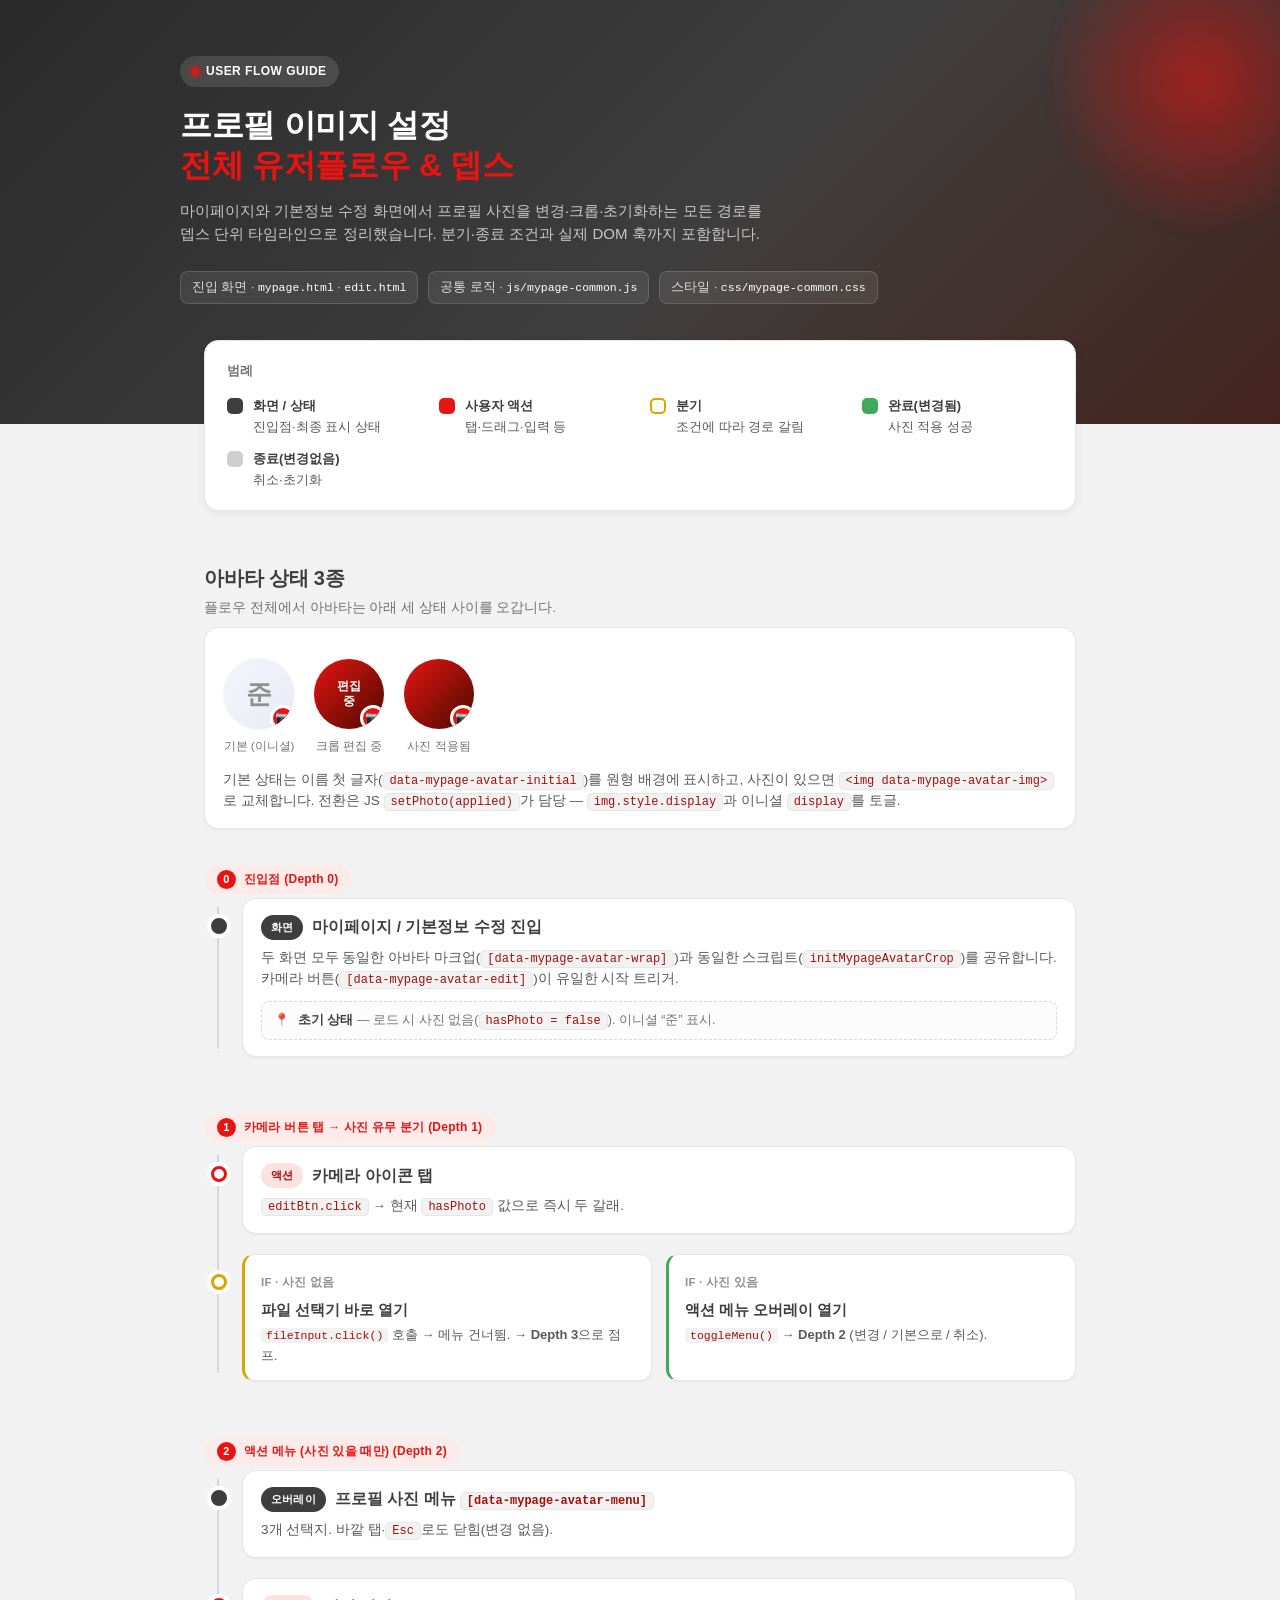
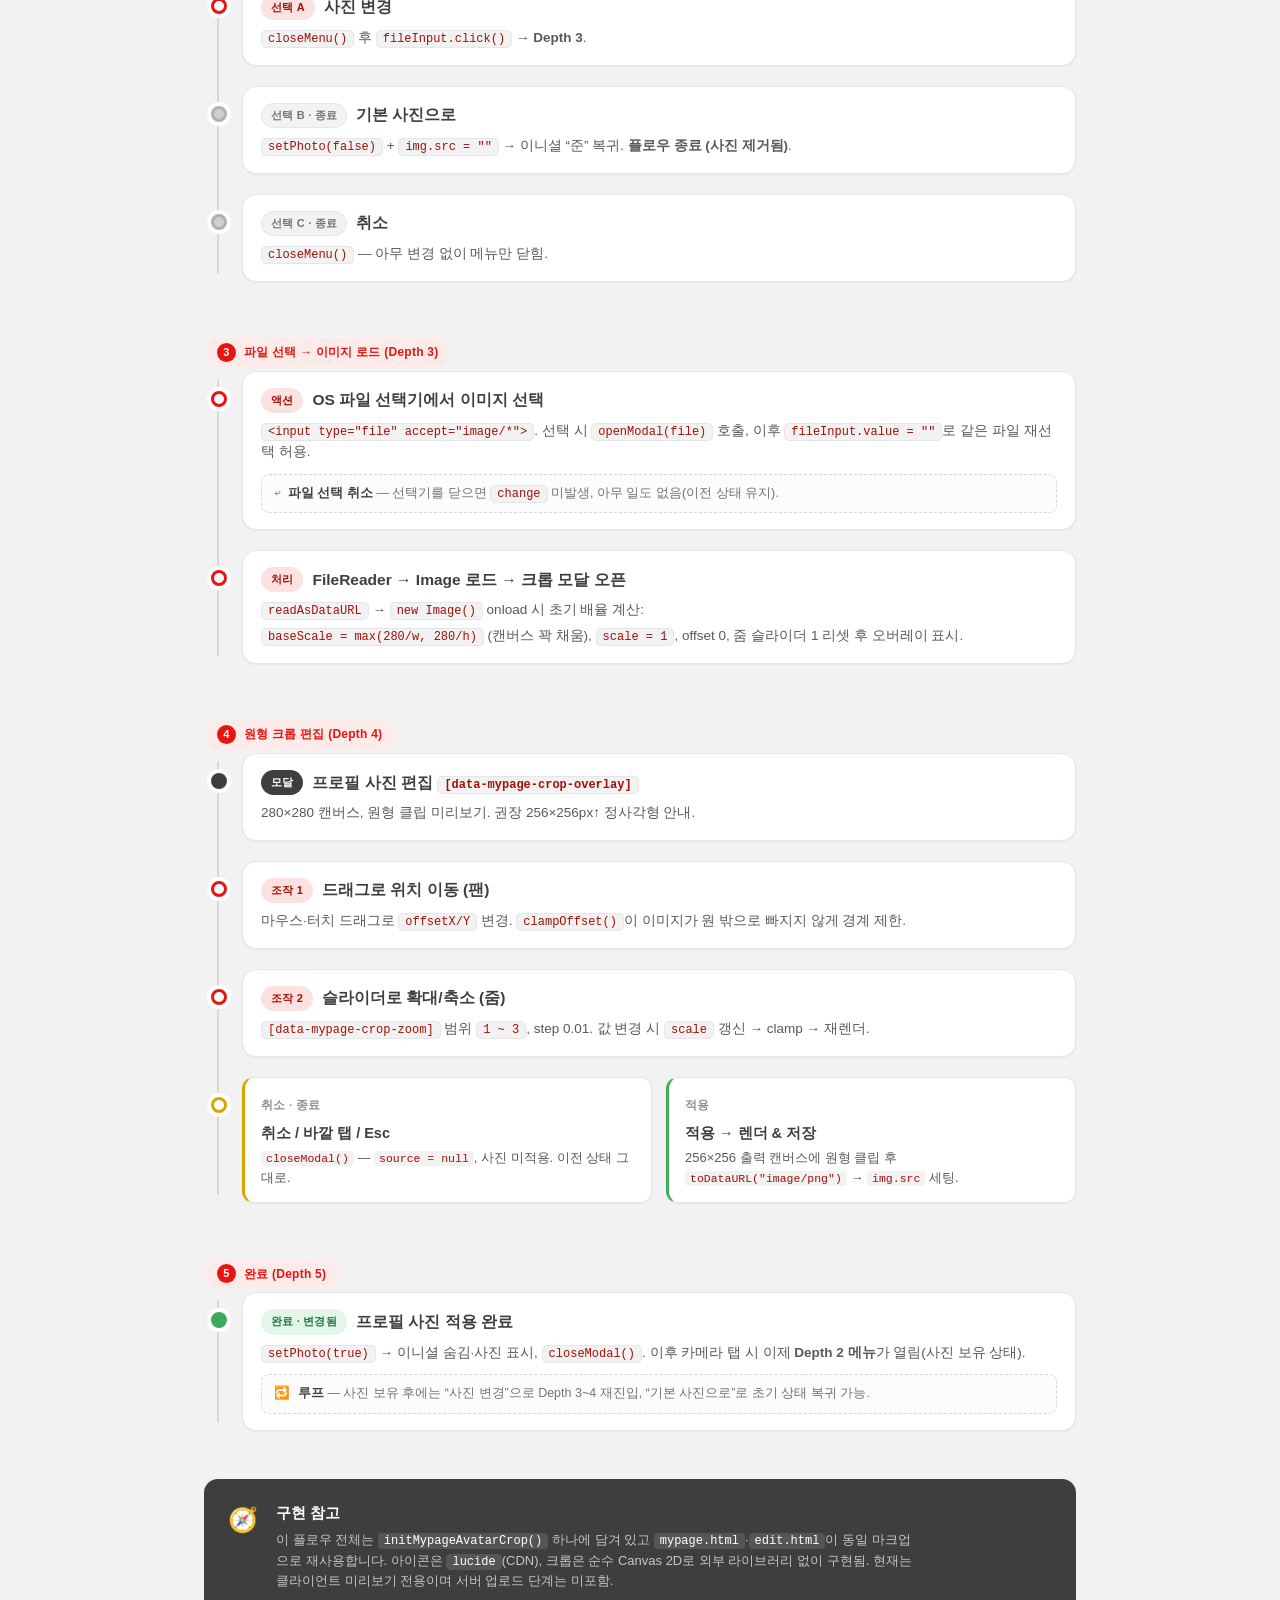
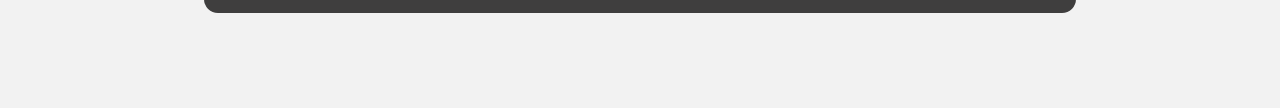
<file: 프로필이미지-플로우-가이드.html>
<!doctype html>
<html lang="ko">
<head>
<meta charset="UTF-8">
<meta name="viewport" content="width=device-width, initial-scale=1">
<title>프로필 이미지 설정 · 유저플로우 가이드 | 상인월드</title>
<style>
  :root{
    --red:#E81411; --red-strong:#A31009; --red-press:#490B00;
    --red-tint:#FDEBEA; --red-tint2:#FBE1E0;
    --g25:#FCFCFC; --g50:#F2F2F2; --g100:#E6E6E6; --g200:#D8D8D8; --g300:#CFCFCF;
    --g400:#B0B0B0; --g500:#8F8F8F; --g600:#737373; --g700:#595959; --g900:#3F3E3E;
    --green:#3DAA5C; --green-tint:#E4F5EA; --amber:#D9A600; --amber-tint:#FCF3D9;
    --purple:#A9A4FA; --purple-tint:#EDECFE;
    --font:"Pretendard","Pretendard Variable",-apple-system,BlinkMacSystemFont,"Segoe UI",Roboto,"Noto Sans KR",sans-serif;
    --r8:8px; --r12:12px; --r16:14px; --r20:20px;
    --ev:0 1px 2px rgba(22,23,28,.05); --ev2:0 2px 8px rgba(0,0,0,.06); --ev3:0 8px 28px rgba(0,0,0,.10);
  }
  *{box-sizing:border-box; margin:0; padding:0;}
  html{-webkit-text-size-adjust:100%;}
  body{
    font-family:var(--font); color:var(--g900); background:var(--g50);
    line-height:1.55; -webkit-font-smoothing:antialiased; letter-spacing:0;
    padding:0 0 96px;
  }

  /* ---------- header ---------- */
  .hero{
    background:linear-gradient(135deg,#2b2a2a 0%,#3F3E3E 55%,#490B00 140%);
    color:#fff; padding:56px 24px 120px; position:relative; overflow:hidden;
  }
  .hero::after{
    content:""; position:absolute; right:-80px; top:-80px; width:320px; height:320px;
    background:radial-gradient(circle,rgba(232,20,17,.55),transparent 68%); filter:blur(6px);
  }
  .hero__wrap{max-width:920px; margin:0 auto; position:relative; z-index:1;}
  .hero__eyebrow{
    display:inline-flex; align-items:center; gap:7px; font-size:12px; font-weight:600;
    letter-spacing:.04em; text-transform:uppercase; color:#fff;
    background:rgba(255,255,255,.12); padding:6px 12px; border-radius:9999px; margin-bottom:18px;
  }
  .hero__eyebrow .dot{width:7px; height:7px; border-radius:50%; background:var(--red); box-shadow:0 0 0 4px rgba(232,20,17,.28);}
  .hero h1{font-size:32px; font-weight:700; line-height:1.25; letter-spacing:-.01em;}
  .hero h1 b{color:var(--red); font-weight:700;}
  .hero p{margin-top:14px; font-size:15px; color:rgba(255,255,255,.72); max-width:600px;}
  .hero__meta{display:flex; flex-wrap:wrap; gap:10px; margin-top:26px;}
  .hero__meta span{
    font-size:12.5px; color:rgba(255,255,255,.82); background:rgba(255,255,255,.08);
    border:1px solid rgba(255,255,255,.14); padding:6px 11px; border-radius:var(--r8);
  }
  .hero__meta code{font-family:ui-monospace,SFMono-Regular,Menlo,monospace; font-size:11.5px; color:#fff;}

  /* ---------- shell ---------- */
  .shell{max-width:920px; margin:-84px auto 0; padding:0 24px; position:relative; z-index:2;}

  /* ---------- legend ---------- */
  .legend{
    background:#fff; border:1px solid var(--g100); border-radius:var(--r16); box-shadow:var(--ev2);
    padding:20px 22px; margin-bottom:36px;
  }
  .legend h2{font-size:13px; font-weight:700; color:var(--g600); letter-spacing:.02em; margin-bottom:14px; text-transform:uppercase;}
  .legend__grid{display:grid; grid-template-columns:repeat(auto-fit,minmax(180px,1fr)); gap:12px 20px;}
  .legend__item{display:flex; gap:10px; align-items:flex-start; font-size:13px; color:var(--g700);}
  .legend__item b{display:block; color:var(--g900); font-weight:600; margin-bottom:1px;}
  .swatch{width:16px; height:16px; border-radius:5px; flex:0 0 auto; margin-top:2px;}
  .sw-action{background:var(--red);}
  .sw-branch{background:#fff; border:2px solid var(--amber);}
  .sw-end{background:var(--green);}
  .sw-endn{background:var(--g300);}
  .sw-screen{background:var(--g900);}

  /* ---------- depth ribbon ---------- */
  .depth-tag{
    display:inline-flex; align-items:center; gap:8px; font-size:12px; font-weight:700;
    color:var(--red); background:var(--red-tint); border-radius:9999px; padding:5px 13px;
    margin:36px 0 4px; letter-spacing:.02em;
  }
  .depth-tag .n{
    display:inline-grid; place-items:center; width:19px; height:19px; border-radius:50%;
    background:var(--red); color:#fff; font-size:11px;
  }

  /* ---------- timeline ---------- */
  .tl{position:relative; padding-left:38px;}
  .tl::before{
    content:""; position:absolute; left:13px; top:8px; bottom:8px; width:2px;
    background:linear-gradient(var(--g200),var(--g200)); border-radius:2px;
  }
  .node{position:relative; margin-bottom:20px;}
  .node__dot{
    position:absolute; left:-31px; top:20px; width:16px; height:16px; border-radius:50%;
    background:#fff; border:3px solid var(--red); z-index:1;
    box-shadow:0 0 0 4px #fff;
  }
  .node--branch .node__dot{border-color:var(--amber);}
  .node--end .node__dot{border-color:var(--green); background:var(--green);}
  .node--endn .node__dot{border-color:var(--g400); background:var(--g300);}
  .node--screen .node__dot{border-color:var(--g900); background:var(--g900);}

  .card{
    background:#fff; border:1px solid var(--g100); border-radius:var(--r16); box-shadow:var(--ev);
    padding:16px 18px; transition:box-shadow .15s ease, transform .15s ease;
  }
  .card:hover{box-shadow:var(--ev2);}
  .card__top{display:flex; align-items:center; gap:9px; flex-wrap:wrap;}
  .chip{
    font-size:11px; font-weight:700; letter-spacing:.02em; padding:3px 9px; border-radius:9999px;
    background:var(--g50); color:var(--g600); border:1px solid var(--g100);
  }
  .chip--action{background:var(--red-tint2); color:var(--red-strong); border-color:transparent;}
  .chip--branch{background:var(--amber-tint); color:#8a6d00; border-color:transparent;}
  .chip--end{background:var(--green-tint); color:#1f7a3d; border-color:transparent;}
  .chip--endn{background:var(--g50); color:var(--g600);}
  .chip--screen{background:var(--g900); color:#fff; border-color:transparent;}
  .card__title{font-size:15.5px; font-weight:700; color:var(--g900); flex:1 1 auto; min-width:140px;}
  .card p{font-size:13.5px; color:var(--g700); margin-top:8px;}
  .card p + p{margin-top:5px;}
  .card code{
    font-family:ui-monospace,SFMono-Regular,Menlo,monospace; font-size:12px;
    background:var(--g50); border:1px solid var(--g100); border-radius:5px; padding:1px 6px; color:var(--red-strong);
  }
  .note{
    margin-top:11px; font-size:12.5px; color:var(--g600); background:var(--g25);
    border:1px dashed var(--g200); border-radius:var(--r8); padding:9px 12px; display:flex; gap:8px;
  }
  .note b{color:var(--g900); font-weight:600;}

  /* ---------- branch split ---------- */
  .split{display:grid; grid-template-columns:1fr 1fr; gap:14px; margin-top:2px;}
  .branch{
    position:relative; background:#fff; border:1px solid var(--g100); border-left:3px solid var(--red);
    border-radius:var(--r12); padding:14px 16px; box-shadow:var(--ev);
  }
  .branch--yes{border-left-color:var(--green);}
  .branch--no{border-left-color:var(--amber);}
  .branch__cond{font-size:11.5px; font-weight:700; letter-spacing:.02em; color:var(--g500); text-transform:uppercase;}
  .branch h4{font-size:14.5px; font-weight:700; color:var(--g900); margin:5px 0 4px;}
  .branch p{font-size:13px; color:var(--g700);}
  .branch code{font-family:ui-monospace,SFMono-Regular,Menlo,monospace; font-size:11.5px; background:var(--g50); border-radius:4px; padding:1px 5px; color:var(--red-strong);}

  /* ---------- mini avatar preview ---------- */
  .preview-row{display:flex; gap:18px; flex-wrap:wrap; margin-top:14px;}
  .pv{display:flex; flex-direction:column; align-items:center; gap:8px; font-size:11.5px; color:var(--g600);}
  .pv__ava{
    position:relative; width:72px; height:72px; border-radius:50%; display:grid; place-items:center;
    background:linear-gradient(135deg,#f4f5fb,#e9eaf5); border:1px solid #F3F4FA;
    font-size:26px; font-weight:700; color:var(--g500); overflow:hidden;
  }
  .pv__ava--photo{background:linear-gradient(135deg,var(--red),var(--red-press)); color:#fff; font-size:12px; text-align:center; line-height:1.3;}
  .pv__ava .cam{
    position:absolute; right:-2px; bottom:-2px; width:26px; height:26px; border-radius:50%;
    background:var(--red); border:3px solid #fff; display:grid; place-items:center; color:#fff; font-size:13px;
  }

  /* ---------- section heading ---------- */
  .sec-head{margin:44px 0 8px; padding-top:8px;}
  .sec-head h2{font-size:20px; font-weight:700; color:var(--g900); letter-spacing:-.01em;}
  .sec-head p{font-size:13.5px; color:var(--g600); margin-top:4px;}

  /* ---------- footer strip ---------- */
  .foot{
    max-width:920px; margin:48px auto 0; padding:0 24px;
  }
  .foot__inner{
    background:var(--g900); color:#fff; border-radius:var(--r16); padding:22px 24px;
    display:flex; gap:18px; align-items:flex-start; flex-wrap:wrap;
  }
  .foot__inner h3{font-size:15px; font-weight:700; margin-bottom:6px;}
  .foot__inner p{font-size:13px; color:rgba(255,255,255,.7); max-width:640px;}
  .foot__inner code{font-family:ui-monospace,SFMono-Regular,Menlo,monospace; font-size:12px; color:#fff; background:rgba(255,255,255,.12); border-radius:4px; padding:1px 6px;}

  @media (max-width:640px){
    .hero{padding:40px 20px 108px;}
    .hero h1{font-size:25px;}
    .shell,.foot{padding:0 16px;}
    .split{grid-template-columns:1fr;}
    .card__top{align-items:flex-start;}
  }
</style>
</head>
<body>

<header class="hero">
  <div class="hero__wrap">
    <span class="hero__eyebrow"><span class="dot"></span>User Flow Guide</span>
    <h1>프로필 이미지 설정<br><b>전체 유저플로우 &amp; 뎁스</b></h1>
    <p>마이페이지와 기본정보 수정 화면에서 프로필 사진을 변경·크롭·초기화하는 모든 경로를 뎁스 단위 타임라인으로 정리했습니다. 분기·종료 조건과 실제 DOM 훅까지 포함합니다.</p>
    <div class="hero__meta">
      <span>진입 화면 · <code>mypage.html</code> · <code>edit.html</code></span>
      <span>공통 로직 · <code>js/mypage-common.js</code></span>
      <span>스타일 · <code>css/mypage-common.css</code></span>
    </div>
  </div>
</header>

<div class="shell">

  <!-- LEGEND -->
  <div class="legend">
    <h2>범례</h2>
    <div class="legend__grid">
      <div class="legend__item"><span class="swatch sw-screen"></span><span><b>화면 / 상태</b>진입점·최종 표시 상태</span></div>
      <div class="legend__item"><span class="swatch sw-action"></span><span><b>사용자 액션</b>탭·드래그·입력 등</span></div>
      <div class="legend__item"><span class="swatch sw-branch"></span><span><b>분기</b>조건에 따라 경로 갈림</span></div>
      <div class="legend__item"><span class="swatch sw-end"></span><span><b>완료(변경됨)</b>사진 적용 성공</span></div>
      <div class="legend__item"><span class="swatch sw-endn"></span><span><b>종료(변경없음)</b>취소·초기화</span></div>
    </div>
  </div>

  <!-- SECTION: 상태 미리보기 -->
  <div class="sec-head">
    <h2>아바타 상태 3종</h2>
    <p>플로우 전체에서 아바타는 아래 세 상태 사이를 오갑니다.</p>
  </div>
  <div class="card">
    <div class="preview-row">
      <div class="pv">
        <div class="pv__ava">준<span class="cam">📷</span></div>
        기본 (이니셜)
      </div>
      <div class="pv">
        <div class="pv__ava pv__ava--photo">편집<br>중<span class="cam">📷</span></div>
        크롭 편집 중
      </div>
      <div class="pv">
        <div class="pv__ava pv__ava--photo"> <span class="cam">📷</span></div>
        사진 적용됨
      </div>
    </div>
    <p style="margin-top:14px">기본 상태는 이름 첫 글자(<code>data-mypage-avatar-initial</code>)를 원형 배경에 표시하고, 사진이 있으면 <code>&lt;img data-mypage-avatar-img&gt;</code>로 교체합니다. 전환은 JS <code>setPhoto(applied)</code>가 담당 — <code>img.style.display</code>과 이니셜 <code>display</code>를 토글.</p>
  </div>

  <!-- ============ 뎁스 0 ============ -->
  <div class="depth-tag"><span class="n">0</span>진입점 (Depth 0)</div>
  <div class="tl">
    <div class="node node--screen">
      <span class="node__dot"></span>
      <div class="card">
        <div class="card__top">
          <span class="chip chip--screen">화면</span>
          <span class="card__title">마이페이지 / 기본정보 수정 진입</span>
        </div>
        <p>두 화면 모두 동일한 아바타 마크업(<code>[data-mypage-avatar-wrap]</code>)과 동일한 스크립트(<code>initMypageAvatarCrop</code>)를 공유합니다. 카메라 버튼(<code>[data-mypage-avatar-edit]</code>)이 유일한 시작 트리거.</p>
        <div class="note">📍 <span><b>초기 상태</b> — 로드 시 사진 없음(<code>hasPhoto = false</code>). 이니셜 “준” 표시.</span></div>
      </div>
    </div>
  </div>

  <!-- ============ 뎁스 1 ============ -->
  <div class="depth-tag"><span class="n">1</span>카메라 버튼 탭 → 사진 유무 분기 (Depth 1)</div>
  <div class="tl">
    <div class="node node--action">
      <span class="node__dot"></span>
      <div class="card">
        <div class="card__top">
          <span class="chip chip--action">액션</span>
          <span class="card__title">카메라 아이콘 탭</span>
        </div>
        <p><code>editBtn.click</code> → 현재 <code>hasPhoto</code> 값으로 즉시 두 갈래.</p>
      </div>
    </div>
    <div class="node node--branch">
      <span class="node__dot"></span>
      <div class="split">
        <div class="branch branch--no">
          <span class="branch__cond">IF · 사진 없음</span>
          <h4>파일 선택기 바로 열기</h4>
          <p><code>fileInput.click()</code> 호출 → 메뉴 건너뜀. → <b>Depth 3</b>으로 점프.</p>
        </div>
        <div class="branch branch--yes">
          <span class="branch__cond">IF · 사진 있음</span>
          <h4>액션 메뉴 오버레이 열기</h4>
          <p><code>toggleMenu()</code> → <b>Depth 2</b> (변경 / 기본으로 / 취소).</p>
        </div>
      </div>
    </div>
  </div>

  <!-- ============ 뎁스 2 ============ -->
  <div class="depth-tag"><span class="n">2</span>액션 메뉴 (사진 있을 때만) (Depth 2)</div>
  <div class="tl">
    <div class="node node--screen">
      <span class="node__dot"></span>
      <div class="card">
        <div class="card__top">
          <span class="chip chip--screen">오버레이</span>
          <span class="card__title">프로필 사진 메뉴 <code>[data-mypage-avatar-menu]</code></span>
        </div>
        <p>3개 선택지. 바깥 탭·<code>Esc</code>로도 닫힘(변경 없음).</p>
      </div>
    </div>
    <div class="node node--action">
      <span class="node__dot"></span>
      <div class="card">
        <div class="card__top">
          <span class="chip chip--action">선택 A</span>
          <span class="card__title">사진 변경</span>
        </div>
        <p><code>closeMenu()</code> 후 <code>fileInput.click()</code> → <b>Depth 3</b>.</p>
      </div>
    </div>
    <div class="node node--endn">
      <span class="node__dot"></span>
      <div class="card">
        <div class="card__top">
          <span class="chip chip--endn">선택 B · 종료</span>
          <span class="card__title">기본 사진으로</span>
        </div>
        <p><code>setPhoto(false)</code> + <code>img.src = ""</code> → 이니셜 “준” 복귀. <b>플로우 종료 (사진 제거됨)</b>.</p>
      </div>
    </div>
    <div class="node node--endn">
      <span class="node__dot"></span>
      <div class="card">
        <div class="card__top">
          <span class="chip chip--endn">선택 C · 종료</span>
          <span class="card__title">취소</span>
        </div>
        <p><code>closeMenu()</code> — 아무 변경 없이 메뉴만 닫힘.</p>
      </div>
    </div>
  </div>

  <!-- ============ 뎁스 3 ============ -->
  <div class="depth-tag"><span class="n">3</span>파일 선택 → 이미지 로드 (Depth 3)</div>
  <div class="tl">
    <div class="node node--action">
      <span class="node__dot"></span>
      <div class="card">
        <div class="card__top">
          <span class="chip chip--action">액션</span>
          <span class="card__title">OS 파일 선택기에서 이미지 선택</span>
        </div>
        <p><code>&lt;input type="file" accept="image/*"&gt;</code>. 선택 시 <code>openModal(file)</code> 호출, 이후 <code>fileInput.value = ""</code>로 같은 파일 재선택 허용.</p>
        <div class="note">↩︎ <span><b>파일 선택 취소</b> — 선택기를 닫으면 <code>change</code> 미발생, 아무 일도 없음(이전 상태 유지).</span></div>
      </div>
    </div>
    <div class="node node--action">
      <span class="node__dot"></span>
      <div class="card">
        <div class="card__top">
          <span class="chip chip--action">처리</span>
          <span class="card__title">FileReader → Image 로드 → 크롭 모달 오픈</span>
        </div>
        <p><code>readAsDataURL</code> → <code>new Image()</code> onload 시 초기 배율 계산:</p>
        <p><code>baseScale = max(280/w, 280/h)</code> (캔버스 꽉 채움), <code>scale = 1</code>, offset 0, 줌 슬라이더 1 리셋 후 오버레이 표시.</p>
      </div>
    </div>
  </div>

  <!-- ============ 뎁스 4 ============ -->
  <div class="depth-tag"><span class="n">4</span>원형 크롭 편집 (Depth 4)</div>
  <div class="tl">
    <div class="node node--screen">
      <span class="node__dot"></span>
      <div class="card">
        <div class="card__top">
          <span class="chip chip--screen">모달</span>
          <span class="card__title">프로필 사진 편집 <code>[data-mypage-crop-overlay]</code></span>
        </div>
        <p>280×280 캔버스, 원형 클립 미리보기. 권장 256×256px↑ 정사각형 안내.</p>
      </div>
    </div>
    <div class="node node--action">
      <span class="node__dot"></span>
      <div class="card">
        <div class="card__top">
          <span class="chip chip--action">조작 1</span>
          <span class="card__title">드래그로 위치 이동 (팬)</span>
        </div>
        <p>마우스·터치 드래그로 <code>offsetX/Y</code> 변경. <code>clampOffset()</code>이 이미지가 원 밖으로 빠지지 않게 경계 제한.</p>
      </div>
    </div>
    <div class="node node--action">
      <span class="node__dot"></span>
      <div class="card">
        <div class="card__top">
          <span class="chip chip--action">조작 2</span>
          <span class="card__title">슬라이더로 확대/축소 (줌)</span>
        </div>
        <p><code>[data-mypage-crop-zoom]</code> 범위 <code>1 ~ 3</code>, step 0.01. 값 변경 시 <code>scale</code> 갱신 → clamp → 재렌더.</p>
      </div>
    </div>
    <div class="node node--branch">
      <span class="node__dot"></span>
      <div class="split">
        <div class="branch branch--no">
          <span class="branch__cond">취소 · 종료</span>
          <h4>취소 / 바깥 탭 / Esc</h4>
          <p><code>closeModal()</code> — <code>source = null</code>, 사진 미적용. 이전 상태 그대로.</p>
        </div>
        <div class="branch branch--yes">
          <span class="branch__cond">적용</span>
          <h4>적용 → 렌더 &amp; 저장</h4>
          <p>256×256 출력 캔버스에 원형 클립 후 <code>toDataURL("image/png")</code> → <code>img.src</code> 세팅.</p>
        </div>
      </div>
    </div>
  </div>

  <!-- ============ 뎁스 5 완료 ============ -->
  <div class="depth-tag"><span class="n">5</span>완료 (Depth 5)</div>
  <div class="tl">
    <div class="node node--end">
      <span class="node__dot"></span>
      <div class="card">
        <div class="card__top">
          <span class="chip chip--end">완료 · 변경됨</span>
          <span class="card__title">프로필 사진 적용 완료</span>
        </div>
        <p><code>setPhoto(true)</code> → 이니셜 숨김·사진 표시, <code>closeModal()</code>. 이후 카메라 탭 시 이제 <b>Depth 2 메뉴</b>가 열림(사진 보유 상태).</p>
        <div class="note">🔁 <span><b>루프</b> — 사진 보유 후에는 “사진 변경”으로 Depth 3~4 재진입, “기본 사진으로”로 초기 상태 복귀 가능.</span></div>
      </div>
    </div>
  </div>

</div>

<!-- FOOTER -->
<div class="foot">
  <div class="foot__inner">
    <div style="font-size:24px">🧭</div>
    <div>
      <h3>구현 참고</h3>
      <p>이 플로우 전체는 <code>initMypageAvatarCrop()</code> 하나에 담겨 있고 <code>mypage.html</code>·<code>edit.html</code>이 동일 마크업으로 재사용합니다. 아이콘은 <code>lucide</code>(CDN), 크롭은 순수 Canvas 2D로 외부 라이브러리 없이 구현됨. 현재는 클라이언트 미리보기 전용이며 서버 업로드 단계는 미포함.</p>
    </div>
  </div>
</div>

</body>
</html>
</file>
